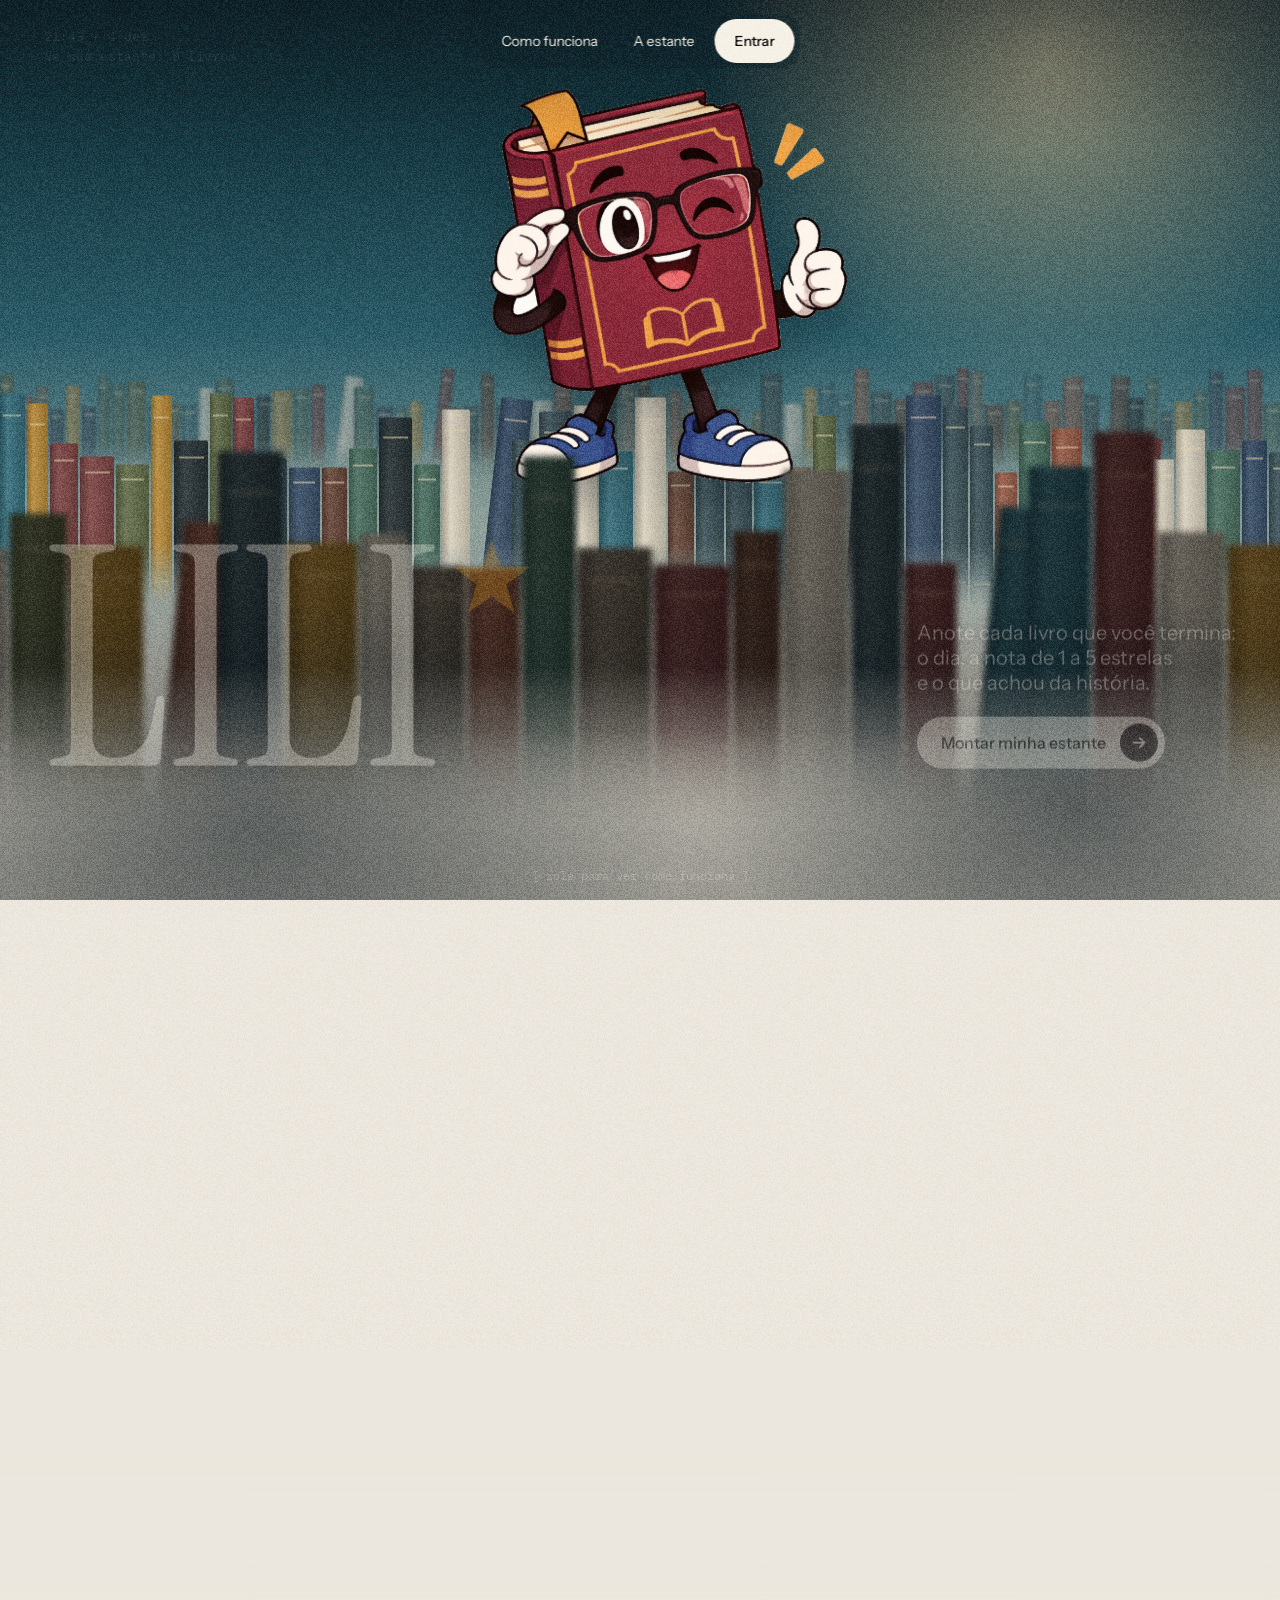
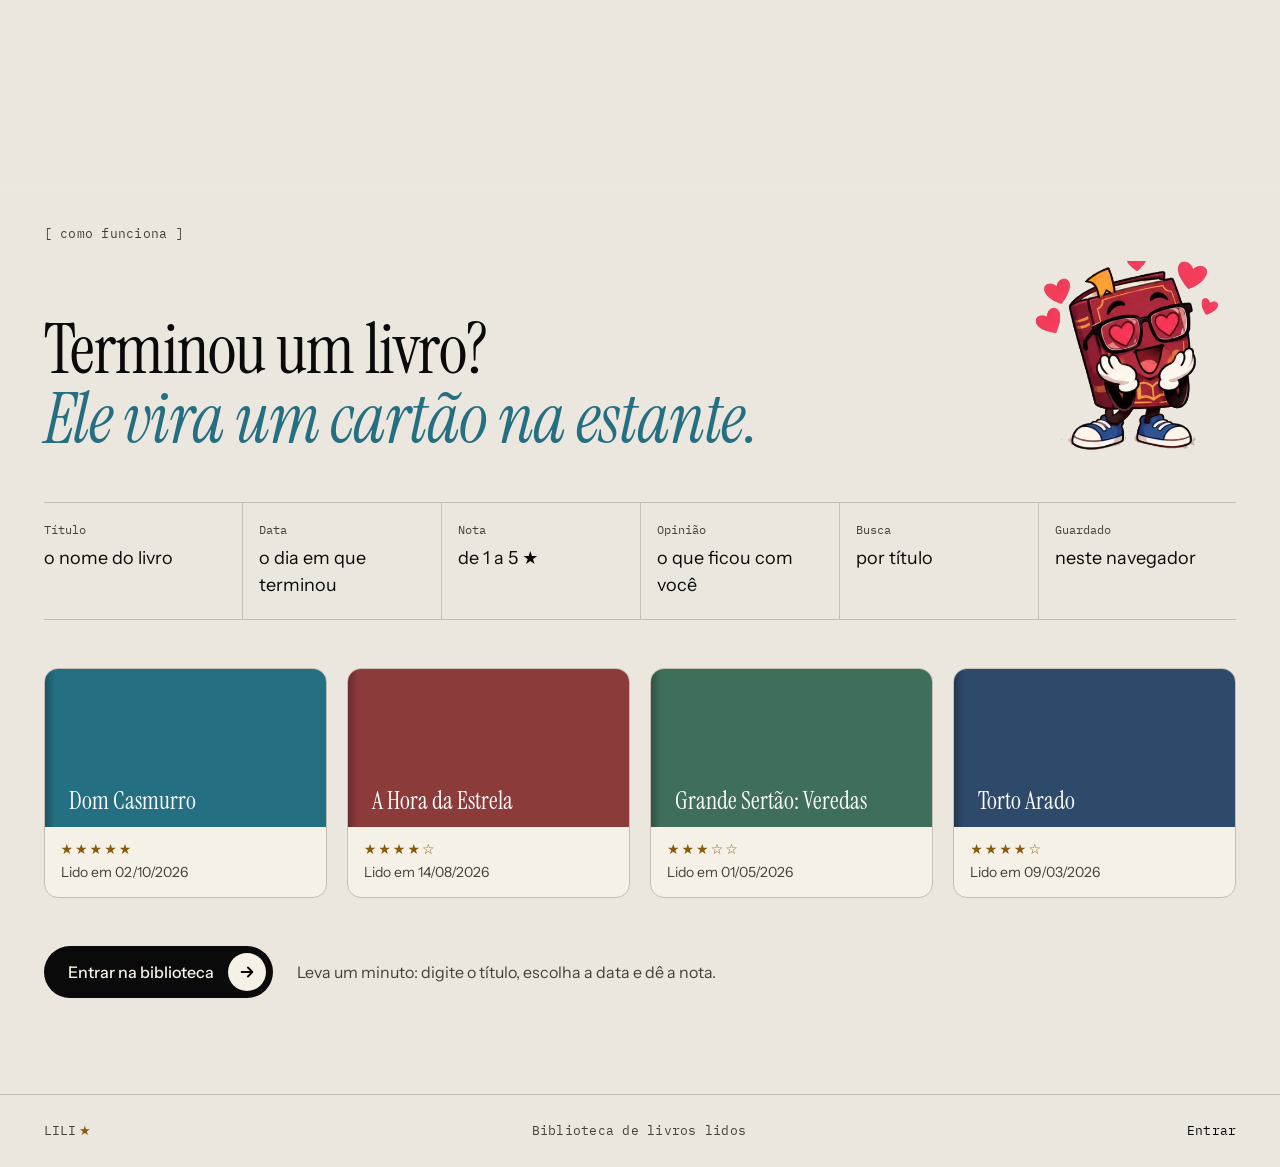
<file: index.html>
<!DOCTYPE html>
<html lang="pt-BR" data-type="software">

<head>
  <meta charset="UTF-8">
  <meta name="viewport" content="width=device-width, initial-scale=1.0">
  <title>LILI · Sua biblioteca de livros lidos</title>
  <meta name="description" content="LILI guarda cada livro que você terminou: a data, a nota de 1 a 5 estrelas e a sua opinião, numa estante que fica salva no navegador.">
  <meta name="page-type" content="software">
  <meta name="site-kind" content="software">
  <meta name="theme-color" content="#10232a">
  <meta property="og:title" content="LILI · Sua biblioteca de livros lidos">
  <meta property="og:description" content="Anote cada livro que você termina: a data, a nota e o que achou.">
  <meta property="og:type" content="website">

  <link rel="preconnect" href="https://fonts.googleapis.com">
  <link rel="preconnect" href="https://fonts.gstatic.com" crossorigin>
  <link href="https://fonts.googleapis.com/css2?family=Instrument+Serif:ital@0;1&family=Instrument+Sans:wdth,wght@75..100,400..600&family=IBM+Plex+Mono:wght@400&display=swap" rel="stylesheet">
  <link rel="stylesheet" href="inicio.css">
  <script>if (!matchMedia("(prefers-reduced-motion: reduce)").matches) document.documentElement.classList.add("pre");</script>
  <script src="inicio.js" defer></script>
</head>

<body class="inicio">
  <a class="pular" href="#conteudo">Pular para o conteúdo</a>

  <!-- NAV: some ao descer, volta ao subir -->
  <header class="nav" id="nav">
    <nav class="nav-barra" aria-label="Principal">
      <a class="nav-link" href="#como">Como funciona</a>
      <a class="nav-link" href="#estante">A estante</a>
      <a class="nav-entrar" href="main.html">Entrar</a>
    </nav>
  </header>

  <main id="conteudo">
    <!-- HERO: palco preso enquanto a página rola mais uma tela -->
    <section class="hero" id="hero" data-enter aria-labelledby="nomeLili">
      <div class="palco">

        <!-- 1. Fundo: sala de leitura ao entardecer + luz do abajur -->
        <div class="camada" data-prof="0.05" data-vel="0.06">
          <div class="dentro c-fundo">
            <div class="fundo-cor"></div>
            <div class="fundo-luz"></div>
          </div>
        </div>

        <!-- 2. Estante de longe -->
        <div class="camada" data-prof="0.18" data-vel="0.16">
          <div class="dentro c-longe">
            <div class="fileira fileira-longe" data-n="46" data-h="7,12" data-w="0.9,1.6" data-dur="140"></div>
            <div class="nevoa nevoa-longe"></div>
          </div>
        </div>

        <!-- 3. Estante do meio -->
        <div class="camada" data-prof="0.34" data-vel="0.32">
          <div class="dentro c-meio">
            <div class="fileira fileira-meio" data-n="30" data-h="15,24" data-w="1.6,2.8" data-dur="95"></div>
            <div class="nevoa nevoa-meio"></div>
          </div>
        </div>

        <!-- 4. Lili, o mascote, flutuando -->
        <div class="camada camada-pilha" data-prof="0.58" data-vel="0.6">
          <div class="dentro c-pilha">
            <div class="pilha-sombra"></div>
            <div class="pilha">
              <img class="lili" src="assets/img/lili/lili-joinha.png" width="803" height="803" alt="Lili, o livro vermelho de óculos e tênis azul, fazendo joinha e piscando" decoding="async">
              <img class="lili lili-alt" src="assets/img/lili/lili-oculos-escuros.png" width="376" height="376" alt="" aria-hidden="true" decoding="async">
            </div>
          </div>
        </div>

        <!-- 5. Estante da frente -->
        <div class="camada" data-prof="1" data-vel="1.25" data-cresce="1.38">
          <div class="dentro c-frente">
            <div class="fileira fileira-frente" data-n="22" data-h="30,46" data-w="3.4,5.6" data-dur="70"></div>
            <div class="nevoa nevoa-frente"></div>
          </div>
        </div>

        <!-- 6. Sombra para a leitura (parada) -->
        <div class="sombra-leitura" aria-hidden="true"></div>

        <!-- Véu que fecha a saída -->
        <div class="veu" aria-hidden="true"></div>

        <!-- 7. Texto e interface -->
        <div class="hud hud-esq" aria-hidden="true">
          <span data-relogio>--:--</span> · <span data-hoje></span><br>
          Na sua estante: <span data-conta="livros">0</span> <span data-plural>livros</span>
        </div>
        <div class="hud hud-dir" aria-hidden="true">
          Lidos em <span data-ano></span>: <span data-conta="ano">0</span>
        </div>

        <div class="hero-texto">
          <h1 class="nome" id="nomeLili">
            <span class="sr-only">LILI</span>
            <span class="nome-letras" aria-hidden="true"><span>L</span><span>I</span><span>L</span><span>I</span></span>
            <svg class="asterisco" viewBox="0 0 100 100" aria-hidden="true">
              <path d="M50 4 L61 37 L96 38 L68 59 L78 93 L50 73 L22 93 L32 59 L4 38 L39 37 Z" fill="#c98a1b"/>
            </svg>
          </h1>

          <div class="hero-lado">
            <p class="hero-frase">
              <span class="linha"><span>Anote cada livro que você termina:</span></span>
              <span class="linha"><span>o dia, a nota de 1 a 5 estrelas</span></span>
              <span class="linha"><span>e o que achou da história.</span></span>
            </p>
            <a class="pilula pilula-creme" href="main.html">
              Montar minha estante
              <span class="pilula-seta" aria-hidden="true">
                <svg viewBox="0 0 20 20"><path d="M4 10h12M11 5l5 5-5 5" fill="none" stroke="currentColor" stroke-width="2" stroke-linecap="round" stroke-linejoin="round"/></svg>
              </span>
            </a>
          </div>
        </div>

        <p class="dica" aria-hidden="true">[ role para ver como funciona ]</p>
      </div>
    </section>

    <!-- FECHAMENTO -->
    <section class="fecho" id="como" aria-labelledby="tituloComo">
      <div class="wrap">
        <p class="mono">[ como funciona ]</p>
        <div class="fecho-topo">
          <h2 id="tituloComo">Terminou um livro?<br><em>Ele vira um cartão na estante.</em></h2>
          <img class="fecho-lili" src="assets/img/lili/lili-apaixonado.png" width="376" height="376" alt="Lili com olhos de coração, apaixonado por um livro" loading="lazy" decoding="async">
        </div>

        <dl class="dados">
          <div><dt>Título</dt><dd>o nome do livro</dd></div>
          <div><dt>Data</dt><dd>o dia em que terminou</dd></div>
          <div><dt>Nota</dt><dd>de 1 a 5 ★</dd></div>
          <div><dt>Opinião</dt><dd>o que ficou com você</dd></div>
          <div><dt>Busca</dt><dd>por título</dd></div>
          <div><dt>Guardado</dt><dd>neste navegador</dd></div>
        </dl>

        <div class="vitrine" id="estante" aria-label="Exemplo de estante">
          <div class="mini" style="--cor:#256f82"><div class="mini-capa"><span>Dom Casmurro</span></div><p class="mini-nota">★★★★★</p><p class="mini-data">Lido em 02/10/2026</p></div>
          <div class="mini" style="--cor:#8c3b3b"><div class="mini-capa"><span>A Hora da Estrela</span></div><p class="mini-nota">★★★★☆</p><p class="mini-data">Lido em 14/08/2026</p></div>
          <div class="mini" style="--cor:#3f6f5a"><div class="mini-capa"><span>Grande Sertão: Veredas</span></div><p class="mini-nota">★★★☆☆</p><p class="mini-data">Lido em 01/05/2026</p></div>
          <div class="mini" style="--cor:#2e4a6b"><div class="mini-capa"><span>Torto Arado</span></div><p class="mini-nota">★★★★☆</p><p class="mini-data">Lido em 09/03/2026</p></div>
        </div>

        <div class="fecho-acao">
          <a class="pilula pilula-tinta" href="main.html">
            Entrar na biblioteca
            <span class="pilula-seta" aria-hidden="true">
              <svg viewBox="0 0 20 20"><path d="M4 10h12M11 5l5 5-5 5" fill="none" stroke="currentColor" stroke-width="2" stroke-linecap="round" stroke-linejoin="round"/></svg>
            </span>
          </a>
          <p>Leva um minuto: digite o título, escolha a data e dê a nota.</p>
        </div>
      </div>
    </section>
  </main>

  <footer class="rodape">
    <div class="wrap rodape-linha mono">
      <span>LILI<span class="estrela">★</span></span>
      <span>Biblioteca de livros lidos</span>
      <a class="link-rodape" href="main.html">Entrar</a>
    </div>
  </footer>

  <div class="grao" aria-hidden="true"></div>
</body>

</html>
</file>
<file: inicio.css>
/* =========================================================
   LILI — página inicial
   Cena em camadas: sala de leitura ao entardecer, estantes
   deslizando em três profundidades e uma pilha de livros
   flutuando. Mesma paleta e fontes da biblioteca.
   ========================================================= */

:root {
  /* fundo da cena, de cima para baixo */
  --f1: #10232a;
  --f2: #173a44;
  --f3: #2a5c68;
  --f4: #6f8f92;
  --f5: #b9b2a6;
  --f6: #d8d1c4;
  --luz: #f3d9a8;

  --creme: #f6f1e7;
  --creme2: #ece7de;
  --tinta: #0a0a0a;
  --tinta2: #44403b;
  --linha: #c4beb4;
  --accent: #256f82;
  --estrela: #c98a1b;

  --font-display: "Instrument Serif", Georgia, serif;
  --font-text: "Instrument Sans", system-ui, sans-serif;
  --font-mono: "IBM Plex Mono", ui-monospace, monospace;

  --gutter: clamp(16px, 3.4vw, 48px);
  --ease: cubic-bezier(.2, .7, .2, 1);
}

* { box-sizing: border-box; }

body {
  margin: 0;
  background: var(--creme2);
  color: var(--tinta);
  font-family: var(--font-text);
  font-size: 16px;
  line-height: 1.5;
}

h1, h2 { font-family: var(--font-display); font-weight: 400; margin: 0; }
h2 em { font-style: italic; color: var(--accent); }

.wrap { width: min(100% - 2 * var(--gutter), 1344px); margin-inline: auto; }
.mono { font-family: var(--font-mono); font-size: 12.5px; letter-spacing: .02em; }

.sr-only {
  position: absolute; width: 1px; height: 1px;
  overflow: hidden; clip: rect(0 0 0 0); white-space: nowrap;
}

.pular {
  position: fixed; top: 12px; left: 12px; z-index: 200;
  padding: 10px 16px; border-radius: 8px;
  background: var(--tinta); color: var(--creme); text-decoration: none;
  transform: translateY(-300%);
}
.pular:focus { transform: none; }

:focus-visible { outline: 2px solid var(--estrela); outline-offset: 3px; }

/* ---------- NAV ---------- */
.nav {
  position: fixed; top: 14px; left: 50%; z-index: 50;
  transform: translateX(-50%);
  transition: transform .45s var(--ease), opacity .3s;
}
.nav.escondida { transform: translate(-50%, -160%); }
.nav.escondida:focus-within { transform: translateX(-50%); }

.nav-barra {
  display: flex; align-items: center; gap: 4px;
  padding: 5px;
  border-radius: 18px;
  background: rgba(16, 35, 42, .42);
  -webkit-backdrop-filter: blur(14px);
  backdrop-filter: blur(14px);
  transition: background-color .3s;
}
.nav.tinta .nav-barra { background: var(--tinta); }

.nav-link, .nav-entrar {
  display: inline-flex; align-items: center;
  min-height: 44px; padding: 0 16px;
  border-radius: 13px;
  font-size: 14px; text-decoration: none;
  color: var(--creme);
  transition: background-color .2s, transform .2s var(--ease);
}
.nav-link:hover { background: rgba(246, 241, 231, .12); }
.nav-entrar {
  background: var(--creme); color: var(--tinta); font-weight: 500;
  padding: 0 20px;
}
.nav-entrar:hover { transform: translateY(-1px); }
.nav-entrar:active { transform: translateY(1px) scale(.98); }

/* ---------- PÍLULA ---------- */
.pilula {
  display: inline-flex; align-items: center; gap: 14px;
  min-height: 52px;
  padding: 7px 7px 7px 24px;
  border-radius: 999px;
  font: 500 16px/1 var(--font-text);
  text-decoration: none;
  white-space: nowrap;
  transition: transform .25s var(--ease), box-shadow .25s;
}
.pilula:hover { transform: translateY(-2px); box-shadow: 0 10px 24px rgba(0, 0, 0, .18); }
.pilula:active { transform: translateY(1px) scale(.98); }
.pilula-seta {
  width: 38px; height: 38px; border-radius: 50%;
  display: grid; place-items: center;
  transition: transform .35s var(--ease);
}
.pilula-seta svg { width: 18px; height: 18px; }
.pilula:hover .pilula-seta { transform: rotate(-45deg); }

.pilula-creme { background: var(--creme); color: var(--tinta); }
.pilula-creme .pilula-seta { background: var(--tinta); color: var(--creme); }
.pilula-tinta { background: var(--tinta); color: var(--creme); }
.pilula-tinta .pilula-seta { background: var(--creme); color: var(--tinta); }

/* =========================================================
   HERO
   ========================================================= */
.hero { position: relative; height: 200vh; height: 200svh; }

.palco {
  position: sticky; top: 0;
  height: 100vh; height: 100svh;
  overflow: hidden;
  background: var(--f6);
  color: var(--creme);
}

.camada, .dentro { position: absolute; inset: 0; }
.camada { will-change: transform; }

/* 1. Fundo */
.fundo-cor {
  position: absolute; inset: 0 0 -200% 0;
  background: linear-gradient(to bottom,
      var(--f1) 0%, var(--f2) 6%, var(--f3) 12.7%,
      var(--f4) 19.3%, var(--f5) 24.7%, var(--f6) 30%, var(--f6) 100%);
}
.fundo-luz {
  position: absolute; inset: 0;
  background:
    radial-gradient(38vw 38vw at 82% 8%, rgba(243, 217, 168, .55), rgba(243, 217, 168, 0) 70%),
    radial-gradient(80vw 22vh at 50% 62%, rgba(243, 217, 168, .35), rgba(243, 217, 168, 0) 70%);
}

/* Fileiras de livros (estantes) */
.fileira {
  position: absolute; left: 0; right: 0;
  overflow: visible;
  -webkit-mask-image: linear-gradient(to top, transparent 0, #000 30%);
  mask-image: linear-gradient(to top, transparent 0, #000 30%);
}
.trilho {
  display: flex; align-items: flex-end;
  width: max-content;
  animation: deriva var(--dur, 100s) linear infinite;
  animation-delay: var(--atraso, 0s);
}
.lombada {
  flex: none;
  position: relative;
  margin-right: 2px;
  border-radius: 2px 2px 0 0;
  background:
    linear-gradient(90deg, rgba(0, 0, 0, .25), rgba(255, 255, 255, .08) 30%, rgba(0, 0, 0, .18)),
    var(--c);
  transform-origin: bottom left;
}
.lombada::before, .lombada::after {
  content: ""; position: absolute; left: 14%; right: 14%; height: 2px;
  background: rgba(243, 217, 168, .55);
}
.lombada::before { top: 10%; }
.lombada::after { bottom: 12%; }
.lombada.inclinada { transform: rotate(var(--inc)); margin-left: 6px; }

@keyframes deriva { from { transform: translateX(-50%); } to { transform: translateX(0); } }

.fileira-longe { bottom: 44%; filter: saturate(.55) brightness(.9) blur(1.2px); opacity: .55; }
.fileira-meio  { bottom: 26%; filter: saturate(.8) blur(.4px); opacity: .92; }
.fileira-frente { bottom: -16%; filter: brightness(.45) saturate(.8) blur(3px); }

.nevoa { position: absolute; left: 0; right: 0; height: 320%; }
.nevoa-longe  { top: 52%; background: linear-gradient(to bottom, rgba(140, 158, 156, 0), rgba(140, 158, 156, .85) 4%, #9aa7a2 12%); }
.nevoa-meio   { top: 70%; background: linear-gradient(to bottom, rgba(196, 189, 176, 0), rgba(196, 189, 176, .9) 4%, var(--f6) 12%); }
.nevoa-frente { top: 96%; background: linear-gradient(to bottom, rgba(216, 209, 196, 0), var(--f6) 5%); }

/* 4. Pilha de livros */
.c-pilha { display: block; }
.pilha {
  position: absolute;
  left: 51.5%; top: 42%;
  width: min(30vw, 46svh);
  container-type: inline-size;
  display: flex; flex-direction: column; align-items: center;
  transform: translate(-50%, -50%);
  animation: flutua 7.5s ease-in-out infinite alternate;
  filter: saturate(.92) drop-shadow(0 18px 24px rgba(10, 22, 28, .35));
}
@keyframes flutua {
  from { transform: translate(-50%, calc(-50% - 1.6cqw)) rotate(-.3deg); }
  to   { transform: translate(-50%, calc(-50% + 1.6cqw)) rotate(.3deg); }
}
.livro-aberto { width: 82%; margin-bottom: -2cqw; position: relative; z-index: 2; }

.livro-p {
  width: var(--w);
  height: calc(var(--h) * 1cqw);
  margin-top: -.4cqw;
  transform: translateX(var(--x)) rotate(var(--r));
  border-radius: 1.2cqw 2cqw 2cqw 1.2cqw;
  background:
    linear-gradient(to bottom, rgba(255, 255, 255, .16), rgba(255, 255, 255, 0) 30%, rgba(0, 0, 0, .22)),
    var(--c);
  box-shadow: inset 0 -1px 0 rgba(0, 0, 0, .25);
  position: relative;
  display: flex; align-items: center; justify-content: center;
  color: rgba(246, 241, 231, .92);
  font-family: var(--font-display);
  font-size: calc(var(--h) * .36cqw);
  letter-spacing: .02em;
  white-space: nowrap;
  overflow: hidden;
}
.livro-p::before, .livro-p::after {
  content: ""; position: absolute; top: 16%; bottom: 16%; width: .5cqw;
  background: rgba(243, 217, 168, .6);
}
.livro-p::before { left: 8%; }
.livro-p::after { right: 8%; }

.pilha-sombra {
  position: absolute;
  left: 51.5%; top: 70%;
  width: min(34vw, 52svh); height: 7svh;
  transform: translate(-50%, -50%);
  background: radial-gradient(closest-side, rgba(10, 22, 28, .42), rgba(10, 22, 28, 0));
  filter: blur(8px);
  animation: sombra 7.5s ease-in-out infinite alternate;
}
@keyframes sombra { from { opacity: .7; scale: .96; } to { opacity: 1; scale: 1; } }

/* 6. Sombra de leitura, parada */
.sombra-leitura {
  position: absolute; inset: 0; pointer-events: none;
  background:
    radial-gradient(48vw 40svh at 20% 92%, rgba(10, 22, 28, .48), rgba(10, 22, 28, 0) 70%),
    radial-gradient(40vw 34svh at 84% 90%, rgba(10, 22, 28, .5), rgba(10, 22, 28, 0) 70%),
    linear-gradient(to top, rgba(10, 22, 28, .3), rgba(10, 22, 28, 0) 34%),
    linear-gradient(to bottom, rgba(10, 22, 28, .35), rgba(10, 22, 28, 0) 16%);
}

.veu { position: absolute; inset: 0; background: var(--creme2); opacity: 0; pointer-events: none; }

/* 7. HUD */
.hud {
  position: absolute; top: 26px;
  font-family: var(--font-mono); font-size: 12.5px; line-height: 1.6;
  font-variant-numeric: tabular-nums;
  color: var(--creme);
  text-shadow: 0 1px 8px rgba(10, 22, 28, .6);
}
.hud-esq { left: var(--gutter); }
.hud-dir { right: var(--gutter); text-align: right; }

/* Nome e texto */
.hero-texto {
  position: absolute;
  left: var(--gutter); right: var(--gutter); bottom: 3svh;
  display: flex; align-items: flex-end; justify-content: space-between; gap: 32px;
}

.nome {
  display: flex; align-items: flex-start;
  font-size: min(24vw, 40svh);
  line-height: .78;
  letter-spacing: -.01em;
  color: var(--creme);
  text-shadow: 0 4px 30px rgba(10, 22, 28, .35);
}
.nome-letras { display: inline-flex; overflow: hidden; padding-top: .06em; }
.nome-letras span { display: inline-block; }
.asterisco {
  width: .27em; height: .27em;
  margin: .04em 0 0 .04em;
  animation: gira 48s linear infinite;
}
@keyframes gira { to { transform: rotate(360deg); } }

.hero-lado {
  display: flex; flex-direction: column; align-items: flex-start; gap: 22px;
  padding-bottom: 1.4svh;
}
.hero-frase {
  margin: 0;
  font-size: 20px; line-height: 1.24;
  text-shadow: 0 1px 14px rgba(10, 22, 28, .75);
}
.linha { display: block; overflow: hidden; }
.linha > span { display: block; }

.dica {
  position: absolute; left: 50%; bottom: 16px; margin: 0;
  transform: translateX(-50%);
  font-family: var(--font-mono); font-size: 11.5px;
  color: rgba(246, 241, 231, .85);
  white-space: nowrap;
}

/* =========================================================
   FECHAMENTO
   ========================================================= */
.fecho {
  position: relative; z-index: 2;
  margin-top: -45vh; margin-top: -45svh;
  padding: calc(45svh + 24px) 0 96px;
  background: linear-gradient(to bottom, rgba(236, 231, 222, 0) 0, var(--creme2) 45svh);
}
.fecho .mono { color: var(--tinta2); margin: 0 0 18px; }
.fecho h2 {
  font-size: clamp(2.6rem, 5.4vw, 5.6rem);
  line-height: 1;
  letter-spacing: -.015em;
  margin-bottom: 48px;
}

.dados {
  display: grid; grid-template-columns: repeat(6, minmax(0, 1fr));
  margin: 0 0 48px;
  border-block: 1px solid var(--linha);
}
.dados div { padding: 18px 16px 20px 0; }
.dados div + div { padding-left: 16px; border-left: 1px solid var(--linha); }
.dados dt { font-family: var(--font-mono); font-size: 12px; color: var(--tinta2); margin-bottom: 6px; }
.dados dd { margin: 0; font-size: 18px; }

.vitrine {
  display: grid; grid-template-columns: repeat(4, minmax(0, 1fr));
  gap: 20px; margin-bottom: 48px;
}
.mini {
  background: var(--creme);
  border: 1px solid var(--linha);
  border-radius: 14px;
  overflow: hidden;
  transition: transform .25s var(--ease), box-shadow .25s;
}
.mini:hover { transform: translateY(-2px); box-shadow: 0 12px 28px rgba(10, 10, 10, .1); }
.mini-capa {
  aspect-ratio: 16 / 9;
  display: flex; align-items: flex-end;
  padding: 14px 16px 14px 24px;
  position: relative;
  background: var(--cor);
  color: #fff;
  font-family: var(--font-display); font-size: 24px; line-height: 1.05;
}
.mini-capa::before {
  content: ""; position: absolute; left: 0; top: 0; bottom: 0; width: 10px;
  background: linear-gradient(90deg, rgba(0, 0, 0, .25), rgba(0, 0, 0, 0));
}
.mini-nota { margin: 12px 16px 0; color: var(--estrela); letter-spacing: 2px; font-size: 14px; }
.mini-data { margin: 2px 16px 14px; color: var(--tinta2); font-size: 14px; }

.fecho-acao { display: flex; align-items: center; gap: 24px; flex-wrap: wrap; }
.fecho-acao p { margin: 0; color: var(--tinta2); max-width: 40ch; }

.rodape { background: var(--creme2); border-top: 1px solid var(--linha); }
.rodape-linha {
  display: flex; justify-content: space-between; align-items: center; gap: 16px;
  min-height: 72px; color: var(--tinta2);
}
.estrela { color: var(--estrela); margin-left: 2px; }
.link-rodape {
  display: inline-flex; align-items: center; min-height: 44px;
  color: var(--tinta); text-decoration: none;
  background: linear-gradient(currentColor, currentColor) left 70% / 0 1px no-repeat;
  transition: background-size .3s var(--ease);
}
.link-rodape:hover { background-size: 100% 1px; }

/* 8. Grão */
.grao {
  position: fixed; inset: -50%; z-index: 100;
  pointer-events: none;
  mix-blend-mode: soft-light;
  opacity: .3;
  animation: grao 1s steps(10) infinite;
}
@keyframes grao {
  0% { transform: translate(0, 0); } 10% { transform: translate(-5%, -8%); }
  20% { transform: translate(-12%, 4%); } 30% { transform: translate(6%, -14%); }
  40% { transform: translate(-4%, 18%); } 50% { transform: translate(-14%, 8%); }
  60% { transform: translate(12%, 0); } 70% { transform: translate(0, 12%); }
  80% { transform: translate(2%, 22%); } 90% { transform: translate(-8%, 6%); }
  100% { transform: translate(0, 0); }
}

/* Estado inicial da entrada (o JS tira) */
.pre .camada > .dentro,
.pre .hud, .pre .nav, .pre .pilula-creme, .pre .dica { opacity: 0; }
.pre .nome-letras span, .pre .linha > span { transform: translateY(105%); }
.pre .asterisco { opacity: 0; }

/* =========================================================
   CELULAR
   ========================================================= */
@media (max-width: 760px) {
  .nav { left: 16px; right: 16px; transform: none; }
  .nav.escondida { transform: translateY(-160%); }
  .nav.escondida:focus-within { transform: none; }
  .nav-barra { justify-content: space-between; }
  .nav-link { padding: 0 10px; }

  .hud { top: 80px; font-size: 11px; }

  .pilha { left: 50%; top: 38%; width: min(64vw, 38svh); }
  .pilha-sombra { left: 50%; top: 58%; width: 70vw; }

  .fileira-longe { bottom: 54%; }
  .fileira-meio { bottom: 38%; }
  .fileira-frente { bottom: -10%; }
  .nevoa-longe { top: 42%; }
  .nevoa-meio { top: 58%; }

  .hero-texto { flex-direction: column; align-items: flex-start; gap: 14px; bottom: 22px; }
  .nome { font-size: 34vw; }
  .hero-frase { font-size: 16px; }
  .hero-lado { gap: 16px; padding: 0; }
  .dica { display: none; }

  .dados { grid-template-columns: repeat(2, minmax(0, 1fr)); }
  .dados div, .dados div + div { padding: 16px 12px 16px 0; border-left: 0; }
  .dados div:nth-child(even) { padding-left: 12px; border-left: 1px solid var(--linha); }
  .dados div:nth-child(n + 3) { border-top: 1px solid var(--linha); }

  .vitrine { grid-template-columns: repeat(2, minmax(0, 1fr)); gap: 12px; }
  .mini-capa { font-size: 18px; padding: 10px 10px 10px 18px; }

  .fecho-acao .pilula { width: 100%; justify-content: space-between; }
  .rodape-linha { flex-wrap: wrap; justify-content: flex-start; padding-block: 16px; }
}

/* =========================================================
   MOVIMENTO REDUZIDO
   ========================================================= */
@media (prefers-reduced-motion: reduce) {
  .hero { height: auto; }
  .palco { position: relative; }
  .palco::after {
    content: ""; position: absolute; left: 0; right: 0; bottom: 0; height: 30svh;
    background: linear-gradient(to bottom, rgba(236, 231, 222, 0), var(--creme2));
  }
  .fecho { margin-top: 0; padding-top: 64px; background: var(--creme2); }
  .trilho, .pilha, .pilha-sombra, .asterisco, .grao { animation: none !important; }
  .pilha { transform: translate(-50%, -50%); }
  *, *::before, *::after { transition: none !important; }
}

/* Hero fora da tela: animações paradas */
.pausado .trilho, .pausado .pilha, .pausado .pilha-sombra, .pausado .asterisco { animation-play-state: paused; }

/* Ajustes de contraste no fundo claro e botões no mesmo formato */
.mini-nota, .estrela { color: #8a5a0c; }
.fecho :focus-visible, .rodape :focus-visible { outline-color: var(--accent); }
.nav-entrar { border-radius: 999px; }

/* =========================================================
   LILI, o mascote
   ========================================================= */
.pilha { width: min(34vw, 58svh); top: 44%; }
.lili {
  display: block;
  width: 100%; height: auto;
  transition: opacity .35s var(--ease), transform .45s var(--ease);
}
.lili-alt {
  position: absolute; left: 6%; top: 4%;
  width: 88%;
  opacity: 0; transform: scale(.94) rotate(-3deg);
}
.hero.lili-feliz .lili:not(.lili-alt) { opacity: 0; transform: scale(.96); }
.hero.lili-feliz .lili-alt { opacity: 1; transform: none; }
.pilha-sombra { top: 78%; }

.fecho-topo {
  display: flex; align-items: flex-end; justify-content: space-between; gap: 24px;
  margin-bottom: 48px;
}
.fecho-topo h2 { margin-bottom: 0; }
.fecho-lili {
  flex: none;
  width: clamp(140px, 16vw, 230px); height: auto;
  margin-bottom: -12px;
  transition: transform .4s var(--ease);
}
.fecho-lili:hover { transform: translateY(-4px) rotate(-3deg); }

@media (max-width: 760px) {
  .pilha { left: 50%; top: 40%; width: min(80vw, 44svh); }
  .pilha-sombra { top: 64%; }
  .fecho-topo { flex-direction: column-reverse; align-items: flex-start; }
  .fecho-lili { width: 150px; margin: 0; }
}
</file>
